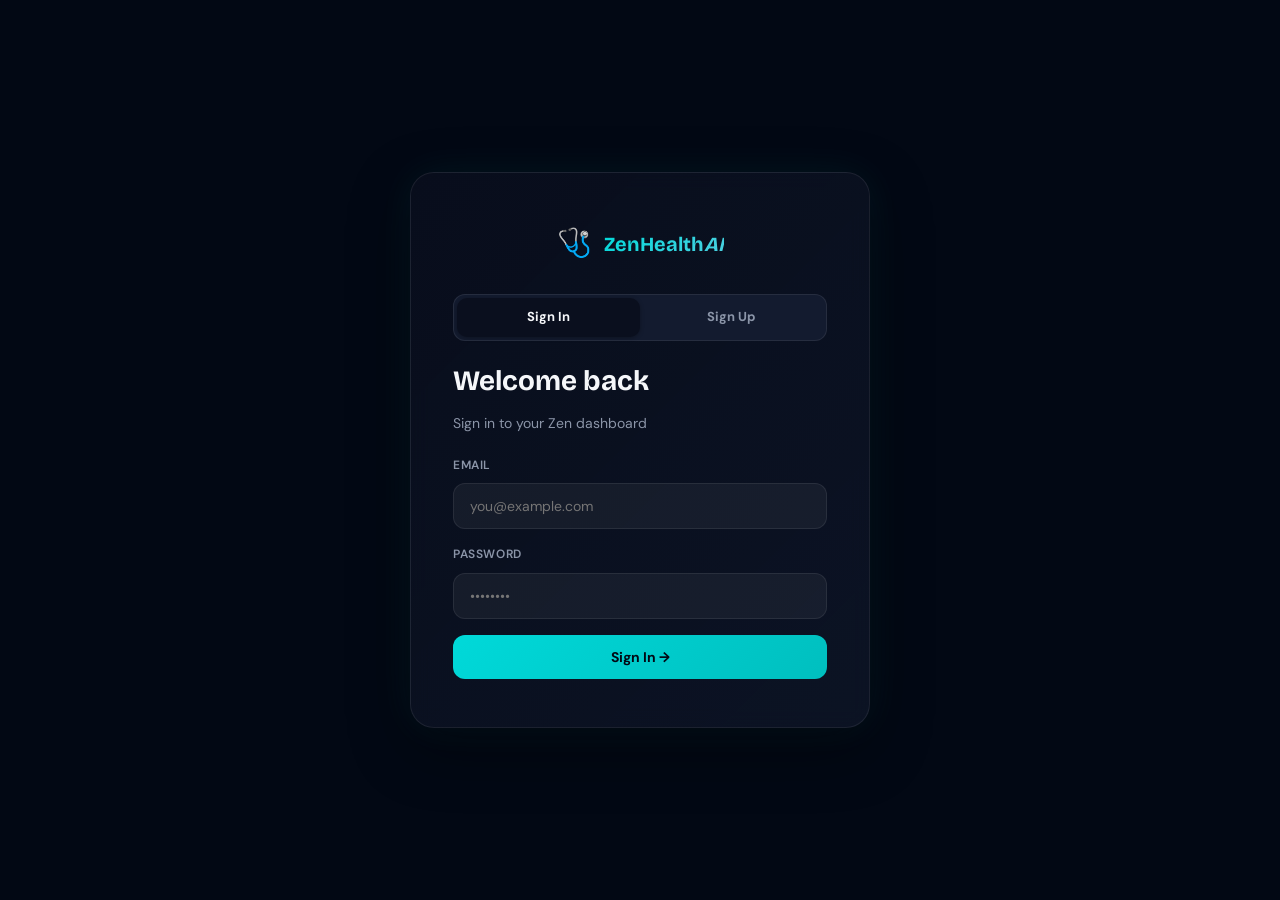
<file: ZenHealth AI/Front-end/index.html>
<!DOCTYPE html>
<html lang="en">
<head>
  <meta charset="UTF-8" />
  <meta name="viewport" content="width=device-width, initial-scale=1.0" />
  <title>ZenHealth AI — Sign In</title>
  <link rel="stylesheet" href="style.css" />
  <style>
    .tab-row{display:flex;background:var(--bg3);border-radius:var(--r-s);padding:3px;margin-bottom:18px;border:1px solid var(--border)}
    .tab{flex:1;text-align:center;padding:9px;border-radius:10px;font-size:13px;font-weight:700;cursor:pointer;color:var(--text-2)}
    .tab.active{background:var(--bg2);color:var(--text);box-shadow:0 1px 4px rgba(0,0,0,0.3)}
    .form-section{display:none}
    .form-section.visible{display:block}
  </style>
</head>
<body>
  <div class="auth-page">
    <div class="auth-card" id="auth-card">
      <div class="auth-logo">
        <div class="logo-icon">🩺</div>
        <span>ZenHealth<em>AI</em></span>
      </div>

      <div class="tab-row">
        <div class="tab active" id="tab-signin" onclick="switchTab('signin')">Sign In</div>
        <div class="tab" id="tab-signup" onclick="switchTab('signup')">Sign Up</div>
      </div>

      <div class="form-section visible" id="form-signin">
        <div class="auth-title">Welcome back</div>
        <div class="auth-subtitle">Sign in to your Zen dashboard</div>

        <div class="input-wrap">
          <label class="input-label">Email</label>
          <input class="input" type="email" id="signin-email" placeholder="you@example.com" />
        </div>
        <div class="input-wrap">
          <label class="input-label">Password</label>
          <input class="input" type="password" id="signin-password" placeholder="••••••••" />
        </div>

        <div class="input-wrap" id="signin-2fa-wrap" style="display:none">
          <label class="input-label">Google Authenticator code</label>
          <input class="input" type="text" inputmode="numeric" id="signin-2fa" placeholder="123456" />
          <div style="font-size:12px;color:var(--text-3)">Enter the 6‑digit code from Google Authenticator.</div>
        </div>

        <button class="btn btn-primary" onclick="doSignIn()">Sign In →</button>
      </div>

      <div class="form-section" id="form-signup">
        <div class="auth-title">Create account</div>
        <div class="auth-subtitle">Your personal AI health companion</div>

        <div class="input-wrap">
          <label class="input-label">Full Name</label>
          <input class="input" type="text" id="signup-name" placeholder="Your name" />
        </div>
        <div class="input-wrap">
          <label class="input-label">Email</label>
          <input class="input" type="email" id="signup-email" placeholder="you@example.com" />
        </div>
        <div class="input-wrap">
          <label class="input-label">Password</label>
          <input class="input" type="password" id="signup-password" placeholder="Min 6 characters" />
        </div>

        <button class="btn btn-primary" onclick="doSignUp()">Create account →</button>
      </div>
    </div>
  </div>

  <script src="app.js"></script>
  <script>
    const currentUser = AuthDB.getCurrentUser();
    if (currentUser) window.location.href = 'dashboard.html';

    let pending2FA = null;

    function switchTab(tab) {
      document.getElementById('tab-signin').classList.toggle('active', tab === 'signin');
      document.getElementById('tab-signup').classList.toggle('active', tab === 'signup');
      document.getElementById('form-signin').classList.toggle('visible', tab === 'signin');
      document.getElementById('form-signup').classList.toggle('visible', tab === 'signup');
    }

    async function doSignIn() {
      const email = document.getElementById('signin-email').value.trim();
      const password = document.getElementById('signin-password').value;
      if (!email || !password) { showToast('Please fill all fields', 'error'); return; }

      if (!email.includes('@')) { showToast('Please enter a valid email (must include @)', 'error'); return; }
      if (email !== email.toLowerCase()) { showToast('Email must be lowercase (no caps)', 'error'); return; }

      try {
        const user = AuthDB.getUserByEmail(email);
        if (!user || user.password !== password) {
          showToast('Invalid email or password', 'error');
          return;
        }

        if (user.twofaEnabled) {
          pending2FA = user;
          document.getElementById('signin-2fa-wrap').style.display = 'block';
          const code = document.getElementById('signin-2fa').value.trim();
          if (!code) {
            showToast('Enter your 2FA code to continue', 'info');
            return;
          }
          const ok = await verifyTotp(user.twofaSecret, code);
          if (!ok) {
            showToast('Invalid 2FA code', 'error');
            return;
          }
        }

        AuthDB.setCurrentUser(user);
        showToast('Welcome back, ' + (user.name || 'friend') + '!');
        setTimeout(() => { window.location.href = 'dashboard.html'; }, 500);
      } catch (e) {
        showToast(e.message, 'error');
      }
    }

    async function doSignUp() {
      const name = document.getElementById('signup-name').value.trim();
      const email = document.getElementById('signup-email').value.trim();
      const password = document.getElementById('signup-password').value;
      if (!name || !email || !password) { showToast('Please fill all fields', 'error'); return; }
      if (!email.includes('@')) { showToast('Please enter a valid email (must include @)', 'error'); return; }
      if (email !== email.toLowerCase()) { showToast('Email must be lowercase (no caps)', 'error'); return; }
      if (password.length < 6) { showToast('Password must be 6+ characters', 'error'); return; }

      try {
        const user = await AuthDB.signup(email, password, name);
        await AuthDB.saveHealthProfile(user.uid, { age: '', conditions: '' });
        showToast('Account created! 2FA is enabled (demo). You can view the secret in Security.', 'success');
        setTimeout(() => { window.location.href = 'onboarding.html'; }, 600);
      } catch (e) {
        showToast(e.message, 'error');
      }
    }

    document.addEventListener('keydown', (e) => {
      if (e.key === 'Enter') {
        if (document.getElementById('form-signin').classList.contains('visible')) doSignIn();
        else doSignUp();
      }
    });
  </script>
</body>
</html>
</file>
<file: ZenHealth AI/Front-end/style.css>
@import url('https://fonts.googleapis.com/css2?family=Bricolage+Grotesque:opsz,wght@12..96,400;12..96,500;12..96,600;12..96,700&family=DM+Sans:ital,opsz,wght@0,9..40,300;0,9..40,400;0,9..40,500;1,9..40,400&display=swap');

:root {
  --bg:       #020814;
  --bg2:      #0A0F1E;
  --bg3:      #131B2F;
  --surface:  rgba(255,255,255,0.05);
  --surface-h:rgba(255,255,255,0.08);
  --border:   rgba(255,255,255,0.08);
  --border-l: rgba(255,255,255,0.15);

  --accent:      hsl(174,70%,55%);
  --accent-dim:  hsla(174,70%,55%,0.12);
  --accent-glow: hsla(174,70%,55%,0.2);

  --red:     #FF3D5A;
  --red-dim: rgba(255,61,90,0.12);

  --green:     #00D9D9;
  --green-dim: rgba(0,217,217,0.12);

  --text:   #F5F7FA;
  --text-2: #8B95A8;
  --text-3: #4A5568;

  --font-display: 'Bricolage Grotesque', sans-serif;
  --font-body:    'DM Sans', sans-serif;

  --r:   16px;
  --r-s: 12px;
  --r-l: 24px;

  --sidebar: 230px;
  --header:  64px;
}

[data-theme="light"] {
  --bg:       #FFFFFF;
  --bg2:      #FFFFFF;
  --bg3:      #F6F9FF;
  --surface:  rgba(15,23,42,0.04);
  --surface-h:rgba(15,23,42,0.06);
  --border:   rgba(15,23,42,0.10);
  --border-l: rgba(15,23,42,0.16);

  --text:   #0F172A;
  --text-2: #475569;
  --text-3: #94A3B8;
}

*, *::before, *::after { margin:0; padding:0; box-sizing:border-box; }
html { scroll-behavior:smooth; }
body {
  background: var(--bg);
  color: var(--text);
  font-family: var(--font-body);
  font-size: 15px;
  line-height: 1.6;
  min-height: 100vh;
  -webkit-font-smoothing: antialiased;
}
a { color: inherit; text-decoration: none; }
button { font-family: var(--font-body); cursor: pointer; border: none; background: none; }
input, textarea, select { font-family: var(--font-body); }
img { max-width: 100%; }
ul { list-style: none; }

input[type="range"] {
  -webkit-appearance: none;
  appearance: none;
  width: 100%;
  height: 34px;
  background: transparent;
  cursor: pointer;
}

input[type="range"]:focus { outline: none; }

input[type="range"]::-webkit-slider-runnable-track {
  height: 10px;
  border-radius: 999px;
  background: linear-gradient(90deg, var(--accent) 0%, rgba(255,255,255,0.06) 0%);
  border: 1px solid var(--border);
}

[data-theme="light"] input[type="range"]::-webkit-slider-runnable-track {
  background: linear-gradient(90deg, var(--accent) 0%, rgba(15,23,42,0.08) 0%);
}

input[type="range"]::-webkit-slider-thumb {
  -webkit-appearance: none;
  appearance: none;
  width: 18px;
  height: 18px;
  margin-top: -5px;
  border-radius: 50%;
  background: var(--bg);
  border: 2px solid var(--accent);
  box-shadow: 0 6px 18px rgba(0,0,0,0.35);
}

[data-theme="light"] input[type="range"]::-webkit-slider-thumb {
  background: #fff;
  box-shadow: 0 8px 18px rgba(15,23,42,0.15);
}

input[type="range"]::-moz-range-track {
  height: 10px;
  border-radius: 999px;
  background: rgba(255,255,255,0.06);
  border: 1px solid var(--border);
}

[data-theme="light"] input[type="range"]::-moz-range-track {
  background: rgba(15,23,42,0.08);
}

input[type="range"]::-moz-range-progress {
  height: 10px;
  border-radius: 999px;
  background: var(--accent);
}

input[type="range"]::-moz-range-thumb {
  width: 18px;
  height: 18px;
  border-radius: 50%;
  background: var(--bg);
  border: 2px solid var(--accent);
  box-shadow: 0 6px 18px rgba(0,0,0,0.35);
}

[data-theme="light"] input[type="range"]::-moz-range-thumb {
  background: #fff;
  box-shadow: 0 8px 18px rgba(15,23,42,0.15);
}

body::before {
  content: '';
  position: fixed; inset: 0;
  background-image:
    radial-gradient(circle at 20% 20%, rgba(0,217,217,0.06) 0%, transparent 50%),
    radial-gradient(circle at 80% 80%, rgba(100,120,200,0.05) 0%, transparent 50%);
  pointer-events: none;
  z-index: 0;
}

[data-theme="light"] body::before {
  background-image:
    radial-gradient(circle at 22% 18%, var(--accent-glow) 0%, transparent 55%),
    radial-gradient(circle at 82% 82%, rgba(2,8,20,0.04) 0%, transparent 55%);
}

.auth-page {
  display: flex;
  align-items: center;
  justify-content: center;
  min-height: 100vh;
  padding: 20px;
  background: var(--bg);
  position: relative;
  z-index: 1;
}

.auth-card {
  background: linear-gradient(135deg, rgba(10,15,30,0.8) 0%, rgba(19,27,47,0.6) 100%);
  border: 1px solid var(--border);
  border-radius: var(--r-l);
  padding: 48px 42px;
  max-width: 460px;
  width: 100%;
  backdrop-filter: blur(10px);
  box-shadow: 0 20px 60px rgba(0,0,0,0.4), 0 0 40px rgba(0,217,217,0.08);
}

[data-theme="light"] .auth-card {
  background: linear-gradient(135deg, rgba(255,255,255,0.92) 0%, rgba(246,249,255,0.85) 100%);
  box-shadow: 0 20px 60px rgba(15,23,42,0.10), 0 0 40px rgba(0,217,217,0.10);
}

.auth-logo {
  display: flex;
  align-items: center;
  gap: 12px;
  margin-bottom: 28px;
  justify-content: center;
}

.auth-logo .logo-icon { font-size: 28px; }

.auth-logo span {
  font-family: var(--font-display);
  font-size: 20px;
  font-weight: 700;
  background: linear-gradient(135deg, #00D9D9 0%, #4DD0E1 100%);
  background-clip: text;
  -webkit-background-clip: text;
  -webkit-text-fill-color: transparent;
}

.auth-title {
  font-family: var(--font-display);
  font-size: 28px;
  font-weight: 700;
  color: var(--text);
  margin-bottom: 8px;
}

.auth-subtitle {
  font-size: 14px;
  color: var(--text-2);
  margin-bottom: 22px;
}

.input-wrap {
  display: flex;
  flex-direction: column;
  gap: 8px;
  margin-bottom: 16px;
}

.input-label {
  font-size: 12px;
  font-weight: 600;
  color: var(--text-2);
  text-transform: uppercase;
  letter-spacing: 0.6px;
}

.input {
  padding: 13px 16px;
  background: var(--surface);
  border: 1px solid var(--border);
  border-radius: var(--r-s);
  color: var(--text);
  font-size: 14px;
  transition: all 0.2s;
}

select.input {
  background-color: var(--surface);
  color: var(--text);
}

select.input option {
  background: var(--bg2);
  color: var(--text);
}

.input:focus {
  outline: none;
  background: var(--surface-h);
  border-color: var(--accent);
  box-shadow: 0 0 0 3px var(--accent-dim);
}

.btn {
  padding: 13px 24px;
  border-radius: var(--r-s);
  font-size: 14px;
  font-weight: 600;
  transition: all 0.2s;
  cursor: pointer;
  border: none;
  display: inline-flex;
  align-items: center;
  justify-content: center;
  gap: 8px;
}

.btn-primary {
  background: linear-gradient(135deg, #00D9D9 0%, #00BFBF 100%);
  color: #020814;
  width: 100%;
  font-weight: 700;
}

.btn-primary:hover {
  transform: translateY(-2px);
  box-shadow: 0 12px 32px rgba(0,217,217,0.3);
}

.btn-outline {
  border: 1px solid var(--border);
  color: var(--text);
  background: transparent;
}

.btn-outline:hover { background: var(--surface); }

.toast {
  position: fixed;
  bottom: 18px;
  left: 50%;
  transform: translateX(-50%) translateY(20px);
  background: rgba(10,15,30,0.92);
  border: 1px solid var(--border);
  border-radius: 100px;
  padding: 10px 14px;
  display: flex;
  gap: 10px;
  align-items: center;
  opacity: 0;
  pointer-events: none;
  transition: all 0.2s;
  z-index: 9999;
}

.toast.show { opacity: 1; transform: translateX(-50%) translateY(0); }
.toast.success { border-color: rgba(0,217,217,0.3); }
.toast.error { border-color: rgba(255,61,90,0.35); }

.app-layout {
  display: grid;
  grid-template-columns: var(--sidebar) 1fr;
  min-height: 100vh;
  position: relative;
  z-index: 1;
}

.sidebar {
  padding: 20px 16px;
  border-right: 1px solid var(--border);
  background: linear-gradient(180deg, rgba(10,15,30,0.85) 0%, rgba(2,8,20,0.9) 100%);
}

[data-theme="light"] .sidebar {
  background: linear-gradient(180deg, rgba(255,255,255,0.92) 0%, rgba(246,249,255,0.92) 100%);
}

.sidebar-logo {
  display: flex;
  align-items: center;
  gap: 10px;
  margin-bottom: 18px;
  flex-wrap: wrap;
}

.sidebar-logo .logo-icon { font-size: 22px; }

.sidebar-title {
  font-family: var(--font-display);
  font-weight: 700;
  font-size: 20px;
  color: var(--accent);
}

.sidebar-ecg {
  width: 100%;
  height: 14px;
  margin-top: 4px;
  opacity: 0.95;
  flex: 0 0 100%;
}

.sidebar-ecg path {
  fill: none;
  stroke: var(--accent);
  stroke-width: 2.25;
  stroke-linecap: round;
  stroke-linejoin: round;
  filter: drop-shadow(0 0 10px var(--accent-glow));
  stroke-dasharray: 120;
  stroke-dashoffset: 120;
  animation: ecg 1.8s linear infinite;
}

@keyframes ecg {
  0% { stroke-dashoffset: 120; opacity: 0.55; }
  12% { opacity: 1; }
  100% { stroke-dashoffset: -120; opacity: 0.75; }
}

.nav-section {
  font-size: 11px;
  letter-spacing: 0.5px;
  text-transform: uppercase;
  color: var(--text-3);
  margin: 14px 8px 8px;
}

.nav-link {
  display: flex;
  align-items: center;
  gap: 8px;
  padding: 10px 10px;
  border-radius: 12px;
  color: var(--text-2);
  transition: background 0.2s, color 0.2s;
}

.nav-link:hover { background: var(--surface); color: var(--text); }
.nav-link.active { background: var(--accent-dim); color: var(--text); border: 1px solid rgba(0,217,217,0.18); }

.sidebar-bottom { margin-top: 18px; }

.sidebar-user {
  display: flex;
  align-items: center;
  gap: 10px;
  padding: 10px;
  border: 1px solid var(--border);
  border-radius: 14px;
  background: rgba(255,255,255,0.02);
}

.avatar {
  width: 34px;
  height: 34px;
  border-radius: 50%;
  background: var(--accent-dim);
  border: 1px solid var(--accent-glow);
  display: flex;
  align-items: center;
  justify-content: center;
  font-weight: 700;
  color: var(--text);
}

.sidebar-user-name { font-size: 13px; font-weight: 700; }
.sidebar-user-sub { font-size: 12px; color: var(--text-3); }

.main { padding: 26px 30px; }

.page-title {
  font-family: var(--font-display);
  font-size: 24px;
  font-weight: 700;
  margin-bottom: 6px;
}

.page-subtitle { color: var(--text-2); font-size: 13px; }

.card {
  background: rgba(255,255,255,0.03);
  border: 1px solid var(--border);
  border-radius: var(--r);
  padding: 16px;
}

.grid-2 { display: grid; grid-template-columns: 1fr 1fr; gap: 14px; }

.chat-wrap { display:flex; flex-direction:column; height: calc(100vh - 120px); }
.chat-messages { flex:1; overflow:auto; padding: 10px 0; display:flex; flex-direction:column; gap: 14px; }

.bubble {
  border-radius: 16px;
  padding: 12px 14px;
  border: 1px solid var(--border);
  background: rgba(255,255,255,0.03);
  max-width: 82%;
}

.bubble-user { background: rgba(0,217,217,0.10); border-color: rgba(0,217,217,0.20); }
.bubble-ai { background: rgba(255,255,255,0.03); }

.bubble-label { font-size: 11px; color: var(--text-3); margin-bottom: 6px; letter-spacing: 0.5px; text-transform: uppercase; }


.chat-input-row {
  display:flex;
  gap: 10px;
  align-items: center;
  margin-top: 12px;
  padding: 10px;
  border-radius: 999px;
  border: 1px solid var(--border);
  background: rgba(255,255,255,0.03);
}

[data-theme="light"] .chat-input-row {
  background: rgba(255,255,255,0.8);
}

.chat-input-row .input {
  flex: 1;
  margin: 0;
  min-height: 46px;
  max-height: 160px;
  padding: 12px 14px;
  border-radius: 999px;
}

.chat-input-row textarea.input {
  resize: none;
  line-height: 1.45;
}

.voice-btn {
  width: 46px; height: 46px; border-radius: 50%;
  background: var(--surface);
  border: 1px solid var(--border);
  color: var(--text);
}

.voice-btn:hover { background: var(--surface-h); }

.send-btn {
  width: 46px; height: 46px; border-radius: 50%;
  background: linear-gradient(135deg, var(--accent) 0%, rgba(0,217,217,0.85) 100%);
  color: #020814;
  display:flex; align-items:center; justify-content:center;
  font-size: 18px;
}

.send-btn:hover {
  transform: translateY(-1px);
  box-shadow: 0 14px 32px var(--accent-dim);
}

.send-btn:disabled {
  opacity: 0.6;
  transform: none;
  box-shadow: none;
}

.indicator-card {
  margin-top: 12px;
  border-radius: 14px;
  padding: 12px 12px;
  border: 1px solid var(--border);
  background: rgba(255,255,255,0.02);
}

.indicator-green-card { border-color: rgba(0,217,217,0.35); background: rgba(0,217,217,0.06); }
.indicator-red-card { border-color: rgba(255,61,90,0.35); background: rgba(255,61,90,0.06); }

.indicator-header { display:flex; align-items:center; gap: 8px; margin-bottom: 10px; }
.indicator-dot { width: 10px; height: 10px; border-radius: 50%; }
.dot-green { background: var(--green); box-shadow: 0 0 0 4px rgba(0,217,217,0.14); }
.dot-red { background: var(--red); box-shadow: 0 0 0 4px rgba(255,61,90,0.14); }

.indicator-title { font-weight: 800; font-size: 13px; }

.hidden { display: none; }

@media (max-width: 900px) {
  :root { --sidebar: 0px; }
  .app-layout { grid-template-columns: 1fr; }
  .sidebar { display: none; }
}
</file>
